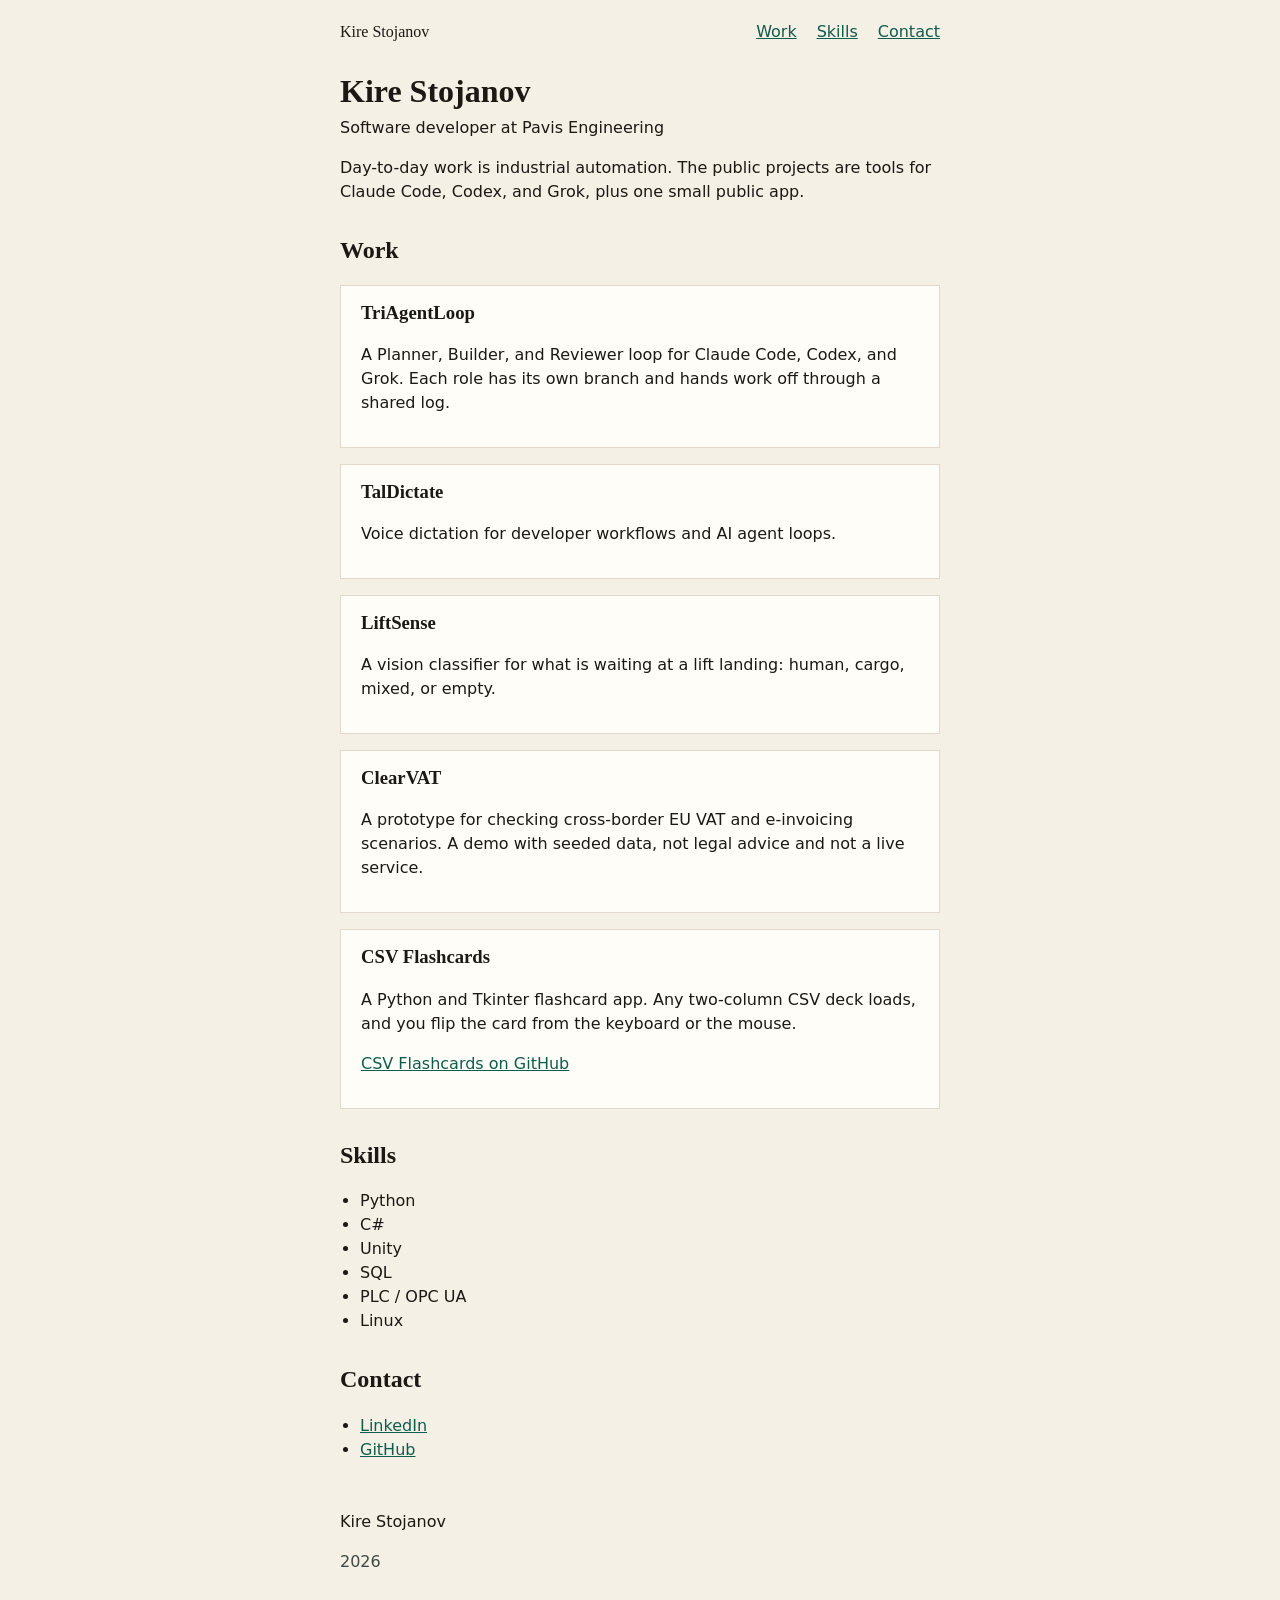
<file: index.html>
<!DOCTYPE html>
<html lang="en">
<head>
    <meta charset="UTF-8">
    <meta name="viewport" content="width=device-width, initial-scale=1.0">
    <meta name="description" content="Software developer at Pavis Engineering, working in industrial automation and on tools for AI coding agents.">
    <title>Kire Stojanov — Software Developer</title>
    <link rel="stylesheet" href="style.css">
</head>
<body>
    <a class="skip" href="#work">Skip to work</a>
    <header class="column">
        <p class="site-name">Kire Stojanov</p>
        <nav>
            <a href="#work">Work</a>
            <a href="#skills">Skills</a>
            <a href="#contact">Contact</a>
        </nav>
    </header>
    <main class="column">
        <h1>Kire Stojanov</h1>
        <p class="role">Software developer at Pavis Engineering</p>
        <p>Day-to-day work is industrial automation. The public projects are tools for Claude Code, Codex, and Grok, plus one small public app.</p>

        <section id="work">
            <h2>Work</h2>
            <article>
                <h3>TriAgentLoop</h3>
                <p>A Planner, Builder, and Reviewer loop for Claude Code, Codex, and Grok. Each role has its own branch and hands work off through a shared log.</p>
            </article>
            <article>
                <h3>TalDictate</h3>
                <p>Voice dictation for developer workflows and AI agent loops.</p>
            </article>
            <article>
                <h3>LiftSense</h3>
                <p>A vision classifier for what is waiting at a lift landing: human, cargo, mixed, or empty.</p>
            </article>
            <article>
                <h3>ClearVAT</h3>
                <p>A prototype for checking cross-border EU VAT and e-invoicing scenarios. A demo with seeded data, not legal advice and not a live service.</p>
            </article>
            <article>
                <h3>CSV Flashcards</h3>
                <p>A Python and Tkinter flashcard app. Any two-column CSV deck loads, and you flip the card from the keyboard or the mouse.</p>
                <p><a href="https://github.com/noWie2k/csv-flashcards-app">CSV Flashcards on GitHub</a></p>
            </article>
        </section>

        <section id="skills">
            <h2>Skills</h2>
            <ul>
                <li>Python</li>
                <li>C#</li>
                <li>Unity</li>
                <li>SQL</li>
                <li>PLC / OPC UA</li>
                <li>Linux</li>
            </ul>
        </section>

        <section id="contact">
            <h2>Contact</h2>
            <ul>
                <li><a href="https://www.linkedin.com/in/kire-stojanov-4b8660220/">LinkedIn</a></li>
                <li><a href="https://github.com/noWie2k">GitHub</a></li>
            </ul>
        </section>
    </main>
    <footer class="column">
        <p>Kire Stojanov</p>
        <p class="year">2026</p>
    </footer>
</body>
</html>
</file>
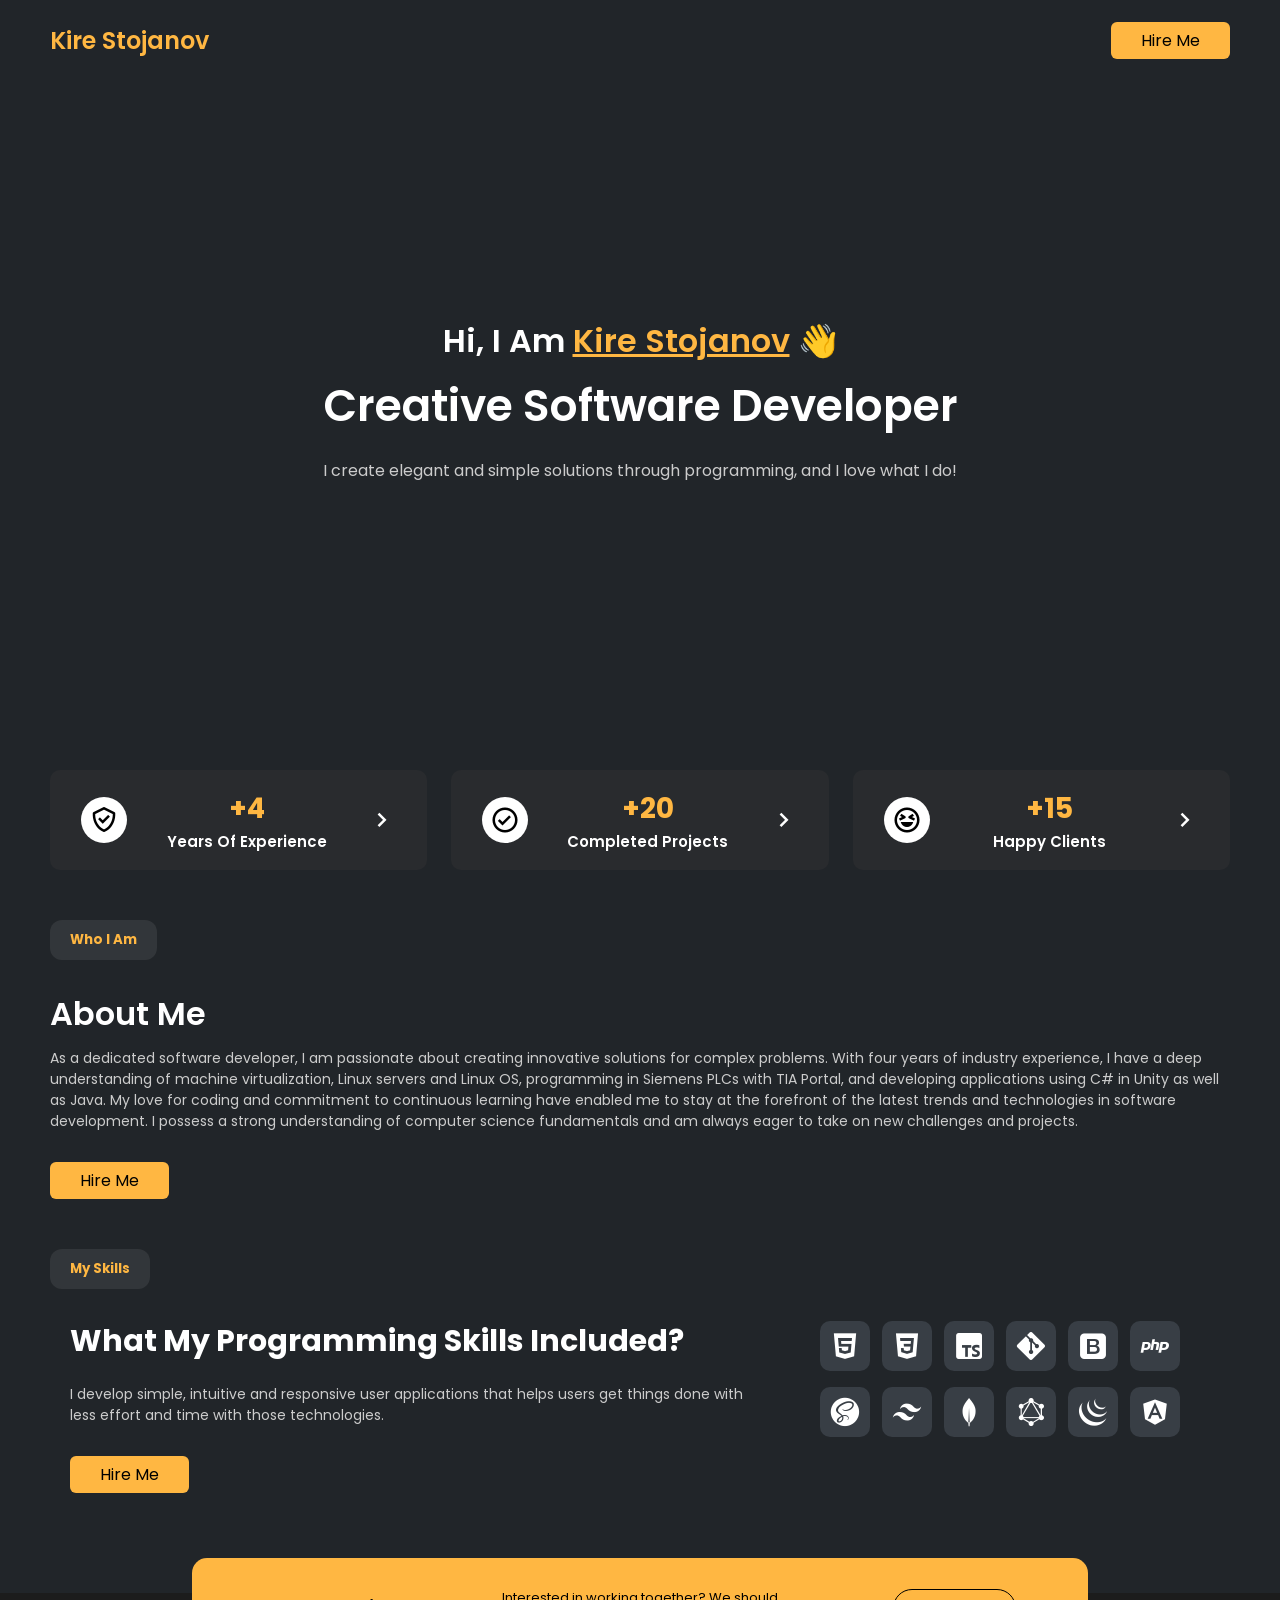
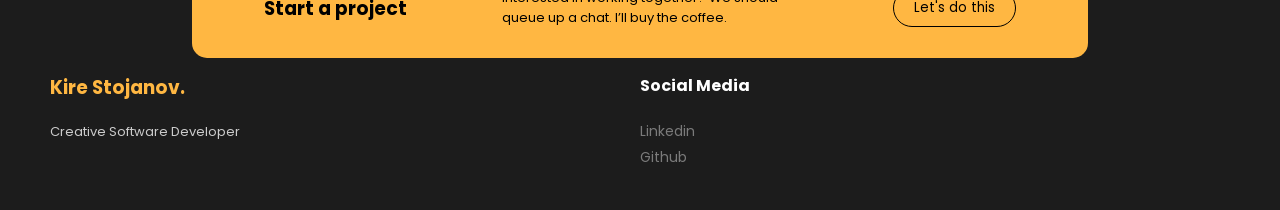
<file: archive/old_docs_reference/index.html>
<!DOCTYPE html>
<html lang="en">

<head>
    <meta charset="UTF-8">
    <meta name="viewport" content="width=device-width, initial-scale=1.0">
    <meta name="robots" content="noindex">
    <link href='https://unpkg.com/boxicons@2.1.4/css/boxicons.min.css' rel='stylesheet'>
    <link rel="stylesheet" href="style.css">
    <title>Kire Stojanov Software Developer</title>
</head>

<body>

    <div class="navbar">
        <h2>Kire Stojanov</h2>
        <button class="hire-btn">Hire Me</button>
    </div>

    <div class="main">
        <h4>Hi, I Am <span>Kire Stojanov</span> 👋</h4>
        <p class="title">Creative Software Developer</p>
        <p class="subtitle">I create elegant and simple solutions through programming, and I love what I do!</p>
        <!--<img src="assets/logo.png">-->
    </div>

    <div class="guarantee">
        <div class="item">
            <div class="icon">
                <i class='bx bx-check-shield'></i>
            </div>
            <div class="info">
                <h3>+4</h3>
                <p>Years Of Experience</p>
            </div>
            <i class='bx bx-chevron-right'></i>
        </div>
        <div class="item">
            <div class="icon">
                <i class='bx bx-check-circle'></i>
            </div>
            <div class="info">
                <h3>+20</h3>
                <p>Completed Projects</p>
            </div>
            <i class='bx bx-chevron-right'></i>
        </div>
        <div class="item">
            <div class="icon">
                <i class='bx bx-laugh'></i>
            </div>
            <div class="info">
                <h3>+15</h3>
                <p>Happy Clients</p>
            </div>
            <i class='bx bx-chevron-right'></i>
        </div>
    </div>

    <h5 class="seprator">Who I Am</h5>

    <div class="about">
      <!--  <img src="assets/image.png">-->
        <div class="info">
            <h3>About Me</h3>
            <p>As a dedicated software developer, I am passionate about creating innovative solutions for complex problems. With four years of industry experience, I have a deep understanding of machine virtualization, Linux servers and Linux OS, programming in Siemens PLCs with TIA Portal, and developing applications using C# in Unity as well as Java. My love for coding and commitment to continuous learning have enabled me to stay at the forefront of the latest trends and technologies in software development. I possess a strong understanding of computer science fundamentals and am always eager to take on new challenges and projects.</p>
            <button class="hire-btn">Hire Me</button>
        </div>
    </div>

    <h5 class="seprator">My Skills</h5>

    <div class="skills">
        <div class="left">
            <div class="info">
                <h3>What My Programming Skills Included?</h3>
                <p>
                    I develop simple, intuitive and responsive user applications that helps users get things done with less
                    effort and time with those technologies.
                </p>
            </div>
            <button class="hire-btn">Hire Me</button>
        </div>

        <div class="right">
            <div class="item">
                <i class='bx bxl-html5'></i>
            </div>
            <div class="item">
                <i class='bx bxl-css3'></i>
            </div>
            <div class="item">
                <i class='bx bxl-typescript'></i>
            </div>
            <div class="item">
                <i class='bx bxl-git'></i>
            </div>
            <div class="item">
                <i class='bx bxl-bootstrap'></i>
            </div>
            <div class="item">
                <i class='bx bxl-php'></i>
            </div>
            <div class="item">
                <i class='bx bxl-sass'></i>
            </div>
            <div class="item">
                <i class='bx bxl-tailwind-css'></i>
            </div>
            <div class="item">
                <i class='bx bxl-mongodb'></i>
            </div>
            <div class="item">
                <i class='bx bxl-graphql'></i>
            </div>
            <div class="item">
                <i class='bx bxl-jquery'></i>
            </div>
            <div class="item">
                <i class='bx bxl-angular'></i>
            </div>
        </div>

    </div>

    <footer>
        <div class="start">
            <h3>Start a project</h3>
            <p>Interested in working together? We should queue up a chat. I’ll buy the coffee.</p>
            <button>Let's do this</button>
        </div>

        <div class="cols">
            <div class="about-col">
                <h3>Kire Stojanov.</h3>
                <p>Creative Software Developer</p>
            </div>

          <!-- <div class="links-col">
                <h4>Useful Links</h4>
                <a href="#">Home</a>
                <a href="#">About</a>
                <a href="#">Skills</a>
                <a href="#">Portfolio</a>
                <a href="#">Contact</a>
            </div>--> 

            <div class="links-col">
                <h4>Social Media</h4>
                <!--<a href="#">Instagram</a>-->
                <a href="https://www.linkedin.com/in/kire-stojanov-4b8660220/">Linkedin</a>
                <!--<a href="#">Dribble</a>
                <a href="#">Youtube</a>-->
                <a href="https://github.com/noWie2k">Github</a>
            </div>

            <!--<div class="news-col">
                <h4>NewsLetter</h4>
                <p>Enter your email and get notified about news, of.</p>

                <form>
                    <input type="email" placeholder="Your email address">
                    <button><i class='bx bxl-telegram'></i></button>
                </form>

            </div>-->

        </div>

    </footer>

</body>

</html>
</file>
<file: style.css>
:root {
    --bg: #f4f0e6;
    --surface: #fffdf8;
    --ink: #1c1915;
    --muted: #3f4a44;
    --line: #e2d9cc;
    --accent: #0f5c4c;
}

*,
*::before,
*::after {
    box-sizing: border-box;
}

body {
    margin: 0;
    background: var(--bg);
    color: var(--ink);
    font-family: "Segoe UI", system-ui, sans-serif;
    line-height: 1.5;
}

h1,
h2,
h3 {
    font-family: "Iowan Old Style", "Palatino Linotype", Palatino, Georgia, serif;
    line-height: 1.2;
}

a {
    color: var(--accent);
    text-decoration: underline;
}

:focus-visible {
    outline: 2px solid var(--accent);
    outline-offset: 2px;
}

.skip {
    position: absolute;
    left: 1rem;
    top: 0;
    transform: translateY(-120%);
    background: var(--surface);
    padding: 0.25rem 0.5rem;
}

.skip:focus {
    transform: none;
}

.column {
    width: 100%;
    max-width: 40rem;
    margin-inline: auto;
    padding-inline: 1.25rem;
}

header {
    display: flex;
    flex-wrap: wrap;
    justify-content: space-between;
    align-items: baseline;
    gap: 0.5rem 1rem;
    padding-block: 1.25rem;
}

.site-name {
    margin: 0;
    font-family: "Iowan Old Style", "Palatino Linotype", Palatino, Georgia, serif;
}

nav {
    display: flex;
    flex-wrap: wrap;
    gap: 0.75rem 1.25rem;
}

h1 {
    margin: 0.5rem 0 0;
}

.role {
    margin: 0.35rem 0 1rem;
}

section {
    margin-top: 2rem;
}

article {
    background: var(--surface);
    border: 1px solid var(--line);
    padding: 1rem 1.25rem;
    margin-bottom: 1rem;
}

article h3,
section h2 {
    margin-top: 0;
}

ul {
    margin: 0;
    padding-left: 1.25rem;
}

footer {
    padding-block: 2rem 2.5rem;
}

.year {
    color: var(--muted);
}

@media (prefers-reduced-motion: reduce) {
    *,
    *::before,
    *::after {
        transition: none;
        animation: none;
    }
}
</file>
<file: archive/old_docs_reference/style.css>
@import url('https://fonts.googleapis.com/css2?family=Poppins:wght@300;400;500;600;700&display=swap');

*{
    margin: 0;
    padding: 0;
    box-sizing: border-box;
    font-family: 'Poppins', sans-serif;
}

body{
    height: 100vh;
    background: #212529;
}

.navbar{
    display: flex;
    align-items: center;
    justify-content: space-between;
    height: 80px;
    padding: 0 50px;
}

.navbar h2{
    color: #ffb742;
    font-weight: 600;
}

.navbar ul{
    display: flex;
}

.navbar ul li{
    list-style: none;
}

.navbar ul li a{
    text-decoration: none;
    color: #fff;
    font-size: 16px;
    margin-right: 25px;
    transition: color 0.3s ease;
}

.navbar ul li:hover a{
    color: #ffb742;
}

.navbar ul li:last-child a{
    margin: 0;
}

.hire-btn{
    background: #ffb742;
    padding: 6px 30px;
    border: none;
    font-size: 16px;
    cursor: pointer;
    border-radius: 6px;
    transition: background-color 0.3s ease;
}

.hire-btn:hover{
    background: #fb8c00;
}

.main{
    height: 640px;
    display: flex;
    flex-direction: column;
    align-items: center;
    justify-content: center;
}

.main h4{
    font-size: 32px;
    color: #fff;
    font-weight: 600;
}

.main h4 span{
    color: #ffb742;
    text-decoration: underline;
}

.main p.title{
    font-size: 44px;
    font-weight: 600;
    color: #fff;
    margin-top: 8px;
}

.main p.subtitle{
    font-size: 16px;
    color: #ccc;
    margin-top: 20px;
}

.main img{
    width: 200px;
    height: 200px;
    margin-top: 100px;
}

.guarantee{
    margin-top: 50px;
    padding: 0 50px;
    display: flex;
    flex-wrap: nowrap;
    gap: 24px;
}

.guarantee .item{
    background: #292b2e;
    display: flex;
    justify-content: space-between;
    align-items: center;
    height: 100px;
    width: 100%;
    border-radius: 10px;
    padding: 0 30px;
    border: 1px solid transparent;
    cursor: pointer;
    transition: all 0.3s ease;
}

.guarantee .item:hover{
    border-color: #ffb742;
}

.guarantee .item .icon{
    width: 46px;
    height: 46px;
    background: #fff;
    border-radius: 50%;
    display: flex;
    align-items: center;
    justify-content: center;
    transition: background-color 0.3s ease;
}

.guarantee .item:hover .icon{
    background-color: #ffb742;
}

.guarantee .item .icon i{
    font-size: 30px;
}

.guarantee .item .info{
    display: flex;
    flex-direction: column;
    align-items: center;
}

.guarantee .item .info h3{
    color: #ffb742;
    font-size: 28px;
}

.guarantee .item .info p{
    color: #fff;
    font-size: 15px;
    font-weight: 600;
}

.guarantee .item > i{
    color: #fff;
    font-size: 30px;
    transition: color 0.3s ease;
}

.guarantee .item:hover > i{
    color: #ffb742;
}

.seprator{
    margin: 50px 50px 30px;
    padding: 10px 20px;
    background: rgba(255, 255, 255, 0.08);
    display: inline-block;
    color: #ffb742;
    border-radius: 12px;
}

.about{
    display: flex;
    justify-content: space-between;
    align-items: center;
    gap: 80px;
    padding: 0 50px;
}

.about img{
    width: 280px;
}

.about .info h3{
    color: #fff;
    font-size: 32px;
    font-weight: 600;
    margin-bottom: 10px;
}

.about .info p{
    color: #ccc;
    font-size: 14px;
}

.about .info button{
    margin-top: 30px;
}

.skills{
    display: flex;
    justify-content: space-around;
    padding: 0 50px;
}

.skills .left{
    width: 680px;
}

.skills .left .info h3{
    color: #fff;
    font-size: 30px;
    margin-bottom: 20px;
}

.skills .left .info p{
    color: #ccc;
    font-size: 14px;
}

.skills .left button{
    margin-top: 30px;
}

.skills .right{
    width: 420px;
    height: 120px;
    display: flex;
    align-items: center;
    justify-content: center;
    flex-wrap: wrap;
    gap: 12px;
}

.skills .right .item{
    display: flex;
    align-items: center;
    justify-content: center;
    background: #383e45;
    width: 50px;
    height: 50px;
    border-radius: 10px;
}

.skills .right .item i{
    font-size: 34px;
    color: #fff;
}

footer{
    position: relative;
    background: #1c1c1c;
    padding: 80px 50px 40px;
    margin-top: 100px;
}

footer .start{
    display: flex;
    align-items: center;
    justify-content: space-around;
    position: absolute;
    background-color: #ffb742;
    padding: 30px 25px;
    border-radius: 15px;
    width: 70%;
    top: -16%;
    left: 15%;
}

footer .start p{
    font-size: 13px;
    width: 35%;
}

footer .start button{
    background: transparent;
    border: 1px solid #000;
    cursor: pointer;
    padding: 8px 20px;
    border-radius: 100px;
    transition: all 0.3s ease;
}

footer .start button:hover{
    background-color: #fff;
    border-color: #fff;
}

footer .cols{
    display: flex;
    align-items: start;
}

footer .cols .about-col{
    flex: 3;
}

footer .cols .about-col h3{
    color: #ffb742;
    margin-bottom: 20px;
}

footer .cols .about-col p{
    color: #ccc;
    font-size: 13px;
}

footer .cols .links-col{
    flex: 3;
}

footer .cols .links-col h4, footer .cols .news-col h4{
    color: #fff;
    margin-bottom: 20px;
}

footer .cols .links-col a{
    display: block;
    text-decoration: none;
    color: #7b7b7b;
    font-size: 14px;
    line-height: 26px;
    transition: color 0.3s ease;
}

footer .cols .links-col a:hover{
    color: #ffb742;
}

footer .cols .news-col{
    flex: 3;
}

footer .cols .news-col p{
    color: #7b7b7b;
    font-size: 15px;
}

footer .cols .news-col form{
    width: 100%;
    margin-top: 20px;
    position: relative;
}

footer .cols .news-col form input{
    width: 100%;
    background: #212529;
    border: none;
    padding: 13px;
    border-radius: 100px;
    font-weight: 400;
    font-size: 13px;
}

footer .cols .news-col form button{
    display: flex;
    align-items: center;
    justify-content: center;
    width: 45px;
    height: 45px;
    background: #ffb742;
    border: none;
    border-radius: 50%;
    position: absolute;
    top: 0;
    right: 0;
    cursor: pointer;
    transition: background-color 0.3s ease;
}

footer .cols .news-col form button:hover{
    background-color: #fb8c00;
}

footer .cols .news-col form button i{
    font-size: 26px;
}

@media screen and (max-width: 1100px) {
    .guarantee{
        flex-wrap: wrap;
        gap: 10px;
    }

    .guarantee .item{
        flex-basis: 49%;
    }

    .skills{
        justify-content: space-between;
        gap: 20px;
    }

    .skills .left{
        width: 500px;
    }

    .skills .left .info h3{
        font-size: 22px;
    }

    .skills .left .info p{
        font-size: 12px;
    }

    footer{
        margin-top: 150px;
    }

    footer .start{
        width: 90%;
        left: 5%;
        top: -20%;
    }

    footer .cols{
        flex-wrap: wrap;
    }

    footer .cols .about-col{
        flex-basis: 50%;
    }

    footer .cols .links-col{
        flex-basis: 50%;
    }

    footer .cols .news-col{
        flex-basis: 50%;
    }

}

@media screen and (max-width: 780px) {
    
    .navbar button{
        display: none;
    }

    .main h4{
        font-size: 24px;
    }

    .main p.title{
        font-size: 36px;
    }

    .main p.subtitle{
        font-size: 14px;
    }

    .guarantee .item{
        flex-basis: 100%;
    }

    .about{
        flex-wrap: wrap;
        justify-content: center;
    }

}

@media screen and (max-width: 650px) {
    
    .navbar{
        justify-content: center;
    }

    .navbar h2{
        display: none;
    }

    .navbar ul li a{
        font-size: 14px;
    }

    .main{
        margin-top: 50px;
        height: 320px;
        justify-content: start;
    }

    .main h4{
        font-size: 20px;
    }

    .main p.title{
        font-size: 28px;
    }

    .main p.subtitle{
        font-size: 12px;
    }

    .main img{
        margin-top: 40px;
        width: 150px;
        height: 150px;
    }

    .skills{
        flex-wrap: wrap;
        justify-content: center;
    }

    .skills .right{
        justify-content: space-between;
    }

    .skills .left .info h3{
        font-size: 20px;
    }

    footer .start{
        top: -8%;
    }

    footer .start p{
        display: none;
    }

    footer .cols .about-col{
        flex-basis: 100%;
        margin-bottom: 40px;
    }

    footer .cols .links-col{
        flex-basis: 100%;
        margin-bottom: 20px;
    }

    footer .cols .news-col{
        flex-basis: 100%;
    }

}

@media screen and (max-width: 480px) {
    
    .main p.title{
        font-size: 18px;
    }

    .main p.subtitle{
        font-size: 10px;
    }

    .guarantee .item .info h3{
        font-size: 20px;
    }

    .guarantee .item .info p{
        font-size: 12px;
    }

}
</file>
